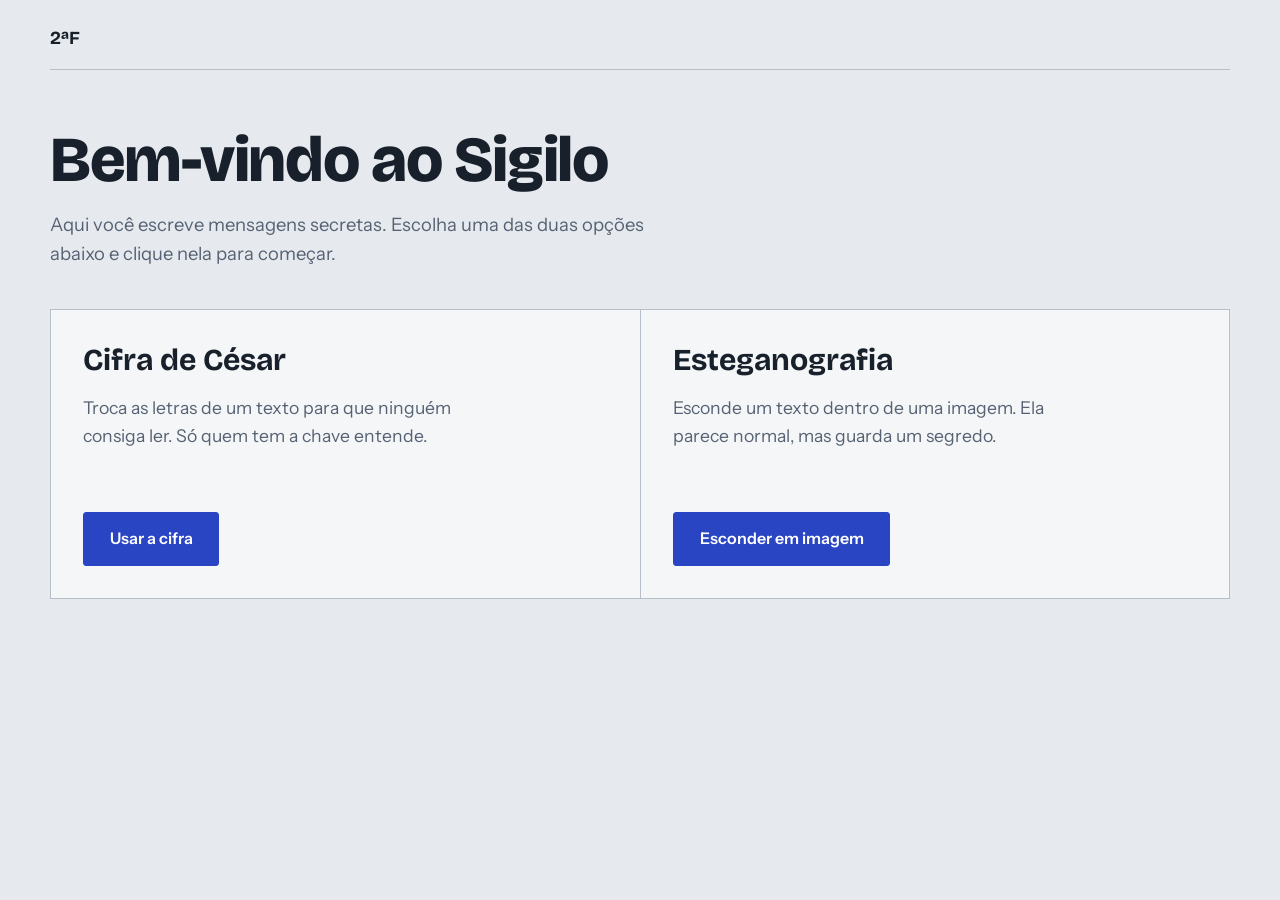
<file: index.html>
<!DOCTYPE html>
<html lang="pt-BR">
<head>
  <meta charset="UTF-8">
  <meta name="viewport" content="width=device-width, initial-scale=1">
  <title>Esteganografia & César - 2º F</title>
  <link rel="preconnect" href="https://fonts.googleapis.com">
  <link rel="preconnect" href="https://fonts.gstatic.com" crossorigin>
  <link href="https://fonts.googleapis.com/css2?family=Bricolage+Grotesque:wght@600;700;800&family=Instrument+Sans:wght@400;600&display=swap" rel="stylesheet">
  <link rel="stylesheet" href="style.css">
</head>
<body>
  <div class="pagina">
    <header class="topo">
      <a class="marca" href="index.html">2ªF</a>
    </header>

    <section class="cabecalho">
      <h1>Bem-vindo ao Sigilo</h1>
      <p>Aqui você escreve mensagens secretas. Escolha uma das duas opções abaixo e clique nela para começar.</p>
    </section>

    <main class="opcoes">
      <a class="opcao" href="cifra.html">
        <h2>Cifra de César</h2>
        <p>Troca as letras de um texto para que ninguém consiga ler. Só quem tem a chave entende.</p>
        <span class="botao-opcao">Usar a cifra</span>
      </a>

      <a class="opcao" href="esteganografia.html">
        <h2>Esteganografia</h2>
        <p>Esconde um texto dentro de uma imagem. Ela parece normal, mas guarda um segredo.</p>
        <span class="botao-opcao">Esconder em imagem</span>
      </a>
    </main>
  </div>
</body>
</html>
</file>
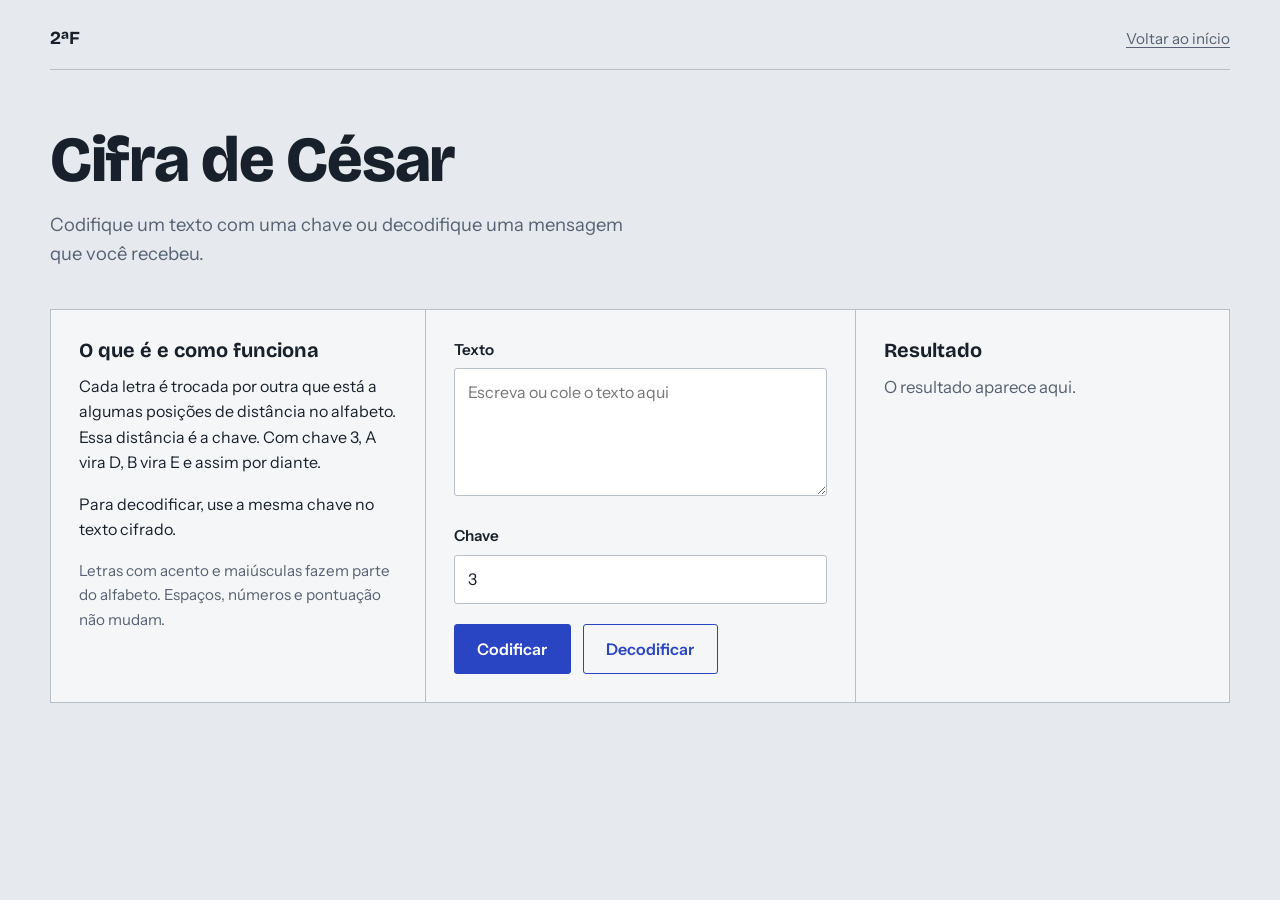
<file: cifra.html>
<!DOCTYPE html>
<html lang="pt-BR">
<head>
  <meta charset="UTF-8">
  <meta name="viewport" content="width=device-width, initial-scale=1">
  <title>Cifra de César · 2ªF</title>
  <link rel="preconnect" href="https://fonts.googleapis.com">
  <link rel="preconnect" href="https://fonts.gstatic.com" crossorigin>
  <link href="https://fonts.googleapis.com/css2?family=Bricolage+Grotesque:wght@600;700;800&family=Instrument+Sans:wght@400;600&display=swap" rel="stylesheet">
  <link rel="stylesheet" href="style.css">

  <link rel="stylesheet" href="https://pyscript.net/releases/2025.8.1/core.css">
  <script type="module" src="https://pyscript.net/releases/2025.8.1/core.js"></script>
</head>
<body>
  <div class="pagina">
    <header class="topo">
      <a class="marca" href="index.html">2ªF</a>
      <a class="voltar" href="index.html">Voltar ao início</a>
    </header>

    <section class="cabecalho">
      <h1>Cifra de César</h1>
      <p>Codifique um texto com uma chave ou decodifique uma mensagem que você recebeu.</p>
    </section>

    <main class="ferramenta">
      <section class="coluna">
        <h2>O que é e como funciona</h2>
        <p>Cada letra é trocada por outra que está a algumas posições de distância no alfabeto. Essa distância é a chave. Com chave 3, A vira D, B vira E e assim por diante.</p>
        <p>Para decodificar, use a mesma chave no texto cifrado.</p>
        <p class="aviso">Letras com acento e maiúsculas fazem parte do alfabeto. Espaços, números e pontuação não mudam.</p>
      </section>

      <section class="coluna">
        <div class="campo">
          <label for="texto">Texto</label>
          <textarea id="texto" placeholder="Escreva ou cole o texto aqui"></textarea>
        </div>

        <div class="campo">
          <label for="chave">Chave</label>
          <input type="number" id="chave" value="3">
        </div>

        <div class="botoes">
          <button type="button" py-click="processar_codificar">Codificar</button>
          <button type="button" class="secundario" py-click="processar_decodificar">Decodificar</button>
        </div>
      </section>

      <section class="coluna">
        <h2>Resultado</h2>
        <div id="saida" aria-live="polite"></div>
      </section>
    </main>
  </div>

  <script type="py" src="./main_cifra.py" config='{"files": {"./cifra.py": "cifra.py"}}'></script>
</body>
</html>
</file>
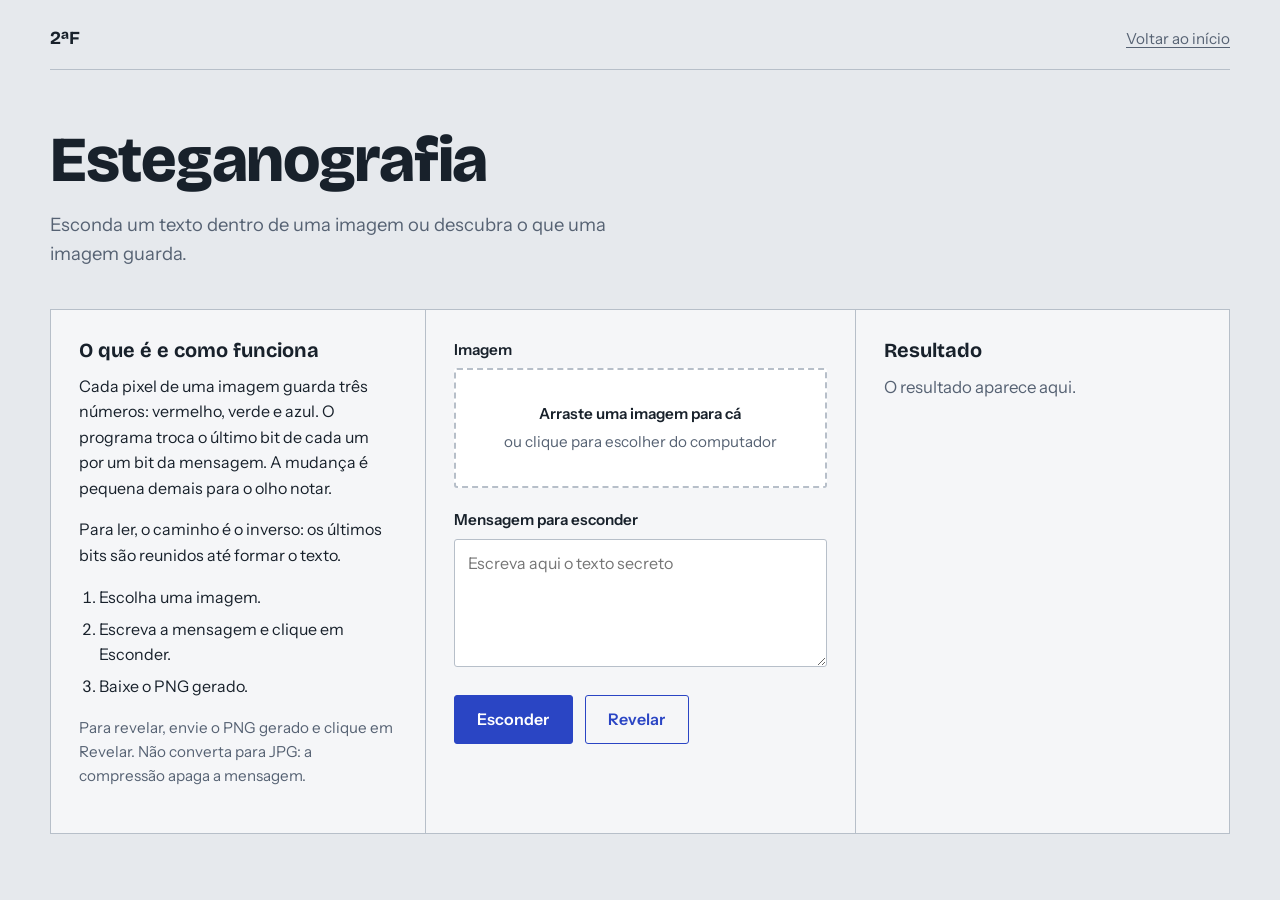
<file: esteganografia.html>
<!DOCTYPE html>
<html lang="pt-BR">
<head>
  <meta charset="UTF-8">
  <meta name="viewport" content="width=device-width, initial-scale=1">
  <title>Esteganografia · 2ªF</title>
  <link rel="preconnect" href="https://fonts.googleapis.com">
  <link rel="preconnect" href="https://fonts.gstatic.com" crossorigin>
  <link href="https://fonts.googleapis.com/css2?family=Bricolage+Grotesque:wght@600;700;800&family=Instrument+Sans:wght@400;600&display=swap" rel="stylesheet">
  <link rel="stylesheet" href="style.css">

  <link rel="stylesheet" href="https://pyscript.net/releases/2025.8.1/core.css">
  <script type="module" src="https://pyscript.net/releases/2025.8.1/core.js"></script>
</head>
<body>
  <div class="pagina">
    <header class="topo">
      <a class="marca" href="index.html">2ªF</a>
      <a class="voltar" href="index.html">Voltar ao início</a>
    </header>

    <section class="cabecalho">
      <h1>Esteganografia</h1>
      <p>Esconda um texto dentro de uma imagem ou descubra o que uma imagem guarda.</p>
    </section>

    <main class="ferramenta">
      <section class="coluna">
        <h2>O que é e como funciona</h2>
        <p>Cada pixel de uma imagem guarda três números: vermelho, verde e azul. O programa troca o último bit de cada um por um bit da mensagem. A mudança é pequena demais para o olho notar.</p>
        <p>Para ler, o caminho é o inverso: os últimos bits são reunidos até formar o texto.</p>
        <ol>
          <li>Escolha uma imagem.</li>
          <li>Escreva a mensagem e clique em Esconder.</li>
          <li>Baixe o PNG gerado.</li>
        </ol>
        <p class="aviso">Para revelar, envie o PNG gerado e clique em Revelar. Não converta para JPG: a compressão apaga a mensagem.</p>
      </section>

      <section class="coluna">
        <div class="campo">
          <span class="rotulo">Imagem</span>
          <label class="soltar" id="areaSoltar" for="imagemInput">
            <input type="file" id="imagemInput" accept="image/*">
            <span class="soltar-titulo" id="soltarTitulo">Arraste uma imagem para cá</span>
            <span class="soltar-dica" id="soltarDica">ou clique para escolher do computador</span>
          </label>
        </div>

        <canvas id="canvasPreview" width="0" height="0"></canvas>

        <div class="campo">
          <label for="textoOculto">Mensagem para esconder</label>
          <textarea id="textoOculto" placeholder="Escreva aqui o texto secreto"></textarea>
        </div>

        <div class="botoes">
          <button type="button" py-click="processar_ocultar">Esconder</button>
          <button type="button" class="secundario" py-click="processar_revelar">Revelar</button>
        </div>
      </section>

      <section class="coluna">
        <h2>Resultado</h2>
        <div id="saida" aria-live="polite"></div>
        <div id="downloadContainer"></div>
      </section>
    </main>
  </div>


  <script>
    (function () {
      var area = document.getElementById("areaSoltar");
      var input = document.getElementById("imagemInput");
      var titulo = document.getElementById("soltarTitulo");
      var dica = document.getElementById("soltarDica");

      function mostrarNome() {
        if (input.files.length) {
          titulo.textContent = input.files[0].name;
          dica.textContent = "Clique ou arraste outra imagem para trocar";
        }
      }

      ["dragenter", "dragover"].forEach(function (nome) {
        area.addEventListener(nome, function (ev) {
          ev.preventDefault();
          area.classList.add("sobre");
        });
      });
      ["dragleave", "drop"].forEach(function (nome) {
        area.addEventListener(nome, function (ev) {
          ev.preventDefault();
          area.classList.remove("sobre");
        });
      });
      area.addEventListener("drop", function (ev) {
        var arquivo = ev.dataTransfer.files[0];
        if (!arquivo || arquivo.type.indexOf("image/") !== 0) {
          titulo.textContent = "Esse arquivo não é uma imagem";
          return;
        }
        input.files = ev.dataTransfer.files;
        input.dispatchEvent(new Event("change", { bubbles: true }));
      });
      input.addEventListener("change", mostrarNome);
    })();
  </script>

  <script type="py" src="./main_estego.py" config='{"files": {"./esteganografia.py": "esteganografia.py"}}'></script>
</body>
</html>
</file>
<file: style.css>
:root {
  --fundo: #e6e9ed;
  --painel: #f5f6f8;
  --tinta: #18212b;
  --suave: #566273;
  --linha: #b7bfc9;
  --destaque: #2a45c4;
  --destaque-escuro: #1d3299;
  --erro: #a3262a;
  --fonte-titulo: "Bricolage Grotesque", "Segoe UI", sans-serif;
  --fonte-texto: "Instrument Sans", "Segoe UI", sans-serif;
}

*, *::before, *::after { box-sizing: border-box; }

html { -webkit-text-size-adjust: 100%; }

body {
  margin: 0;
  background: var(--fundo);
  color: var(--tinta);
  font-family: var(--fonte-texto);
  font-size: 1rem;
  line-height: 1.6;
}

a { color: inherit; }

:focus-visible {
  outline: 3px solid var(--destaque);
  outline-offset: 2px;
}

/* ---------- estrutura ---------- */

.pagina {
  width: min(1180px, 100% - 2.5rem);
  margin: 0 auto;
  padding: 1.5rem 0 4rem;
}

.topo {
  display: flex;
  align-items: baseline;
  justify-content: space-between;
  gap: 1rem;
  padding-bottom: 1rem;
  border-bottom: 1px solid var(--linha);
}

.marca {
  font-family: var(--fonte-titulo);
  font-weight: 700;
  font-size: 1.15rem;
  text-decoration: none;
}

.voltar {
  color: var(--suave);
  font-size: 0.95rem;
  text-underline-offset: 3px;
}
.voltar:hover { color: var(--destaque); }

.cabecalho { padding: 3.5rem 0 2.5rem; max-width: 46rem; }

h1 {
  margin: 0 0 1rem;
  font-family: var(--fonte-titulo);
  font-weight: 800;
  font-size: clamp(2.4rem, 6vw, 4rem);
  line-height: 1.05;
  letter-spacing: -0.02em;
}

.cabecalho p {
  margin: 0;
  color: var(--suave);
  font-size: 1.15rem;
  max-width: 38rem;
}

h2 {
  margin: 0 0 0.75rem;
  font-family: var(--fonte-titulo);
  font-weight: 700;
  font-size: 1.25rem;
  line-height: 1.2;
}

/* ---------- página inicial ---------- */

.opcoes {
  display: grid;
  grid-template-columns: 1fr 1fr;
  border: 1px solid var(--linha);
}

.opcao {
  display: flex;
  flex-direction: column;
  gap: 1rem;
  min-height: 18rem;
  padding: 2rem;
  background: var(--painel);
  text-decoration: none;
  transition: background-color 0.15s;
}
.opcao + .opcao { border-left: 1px solid var(--linha); }
.opcao:hover { background: #fff; }

.opcao h2 { font-size: 1.9rem; margin: 0; }
.opcao p { margin: 0; color: var(--suave); font-size: 1.1rem; max-width: 24rem; }

.botao-opcao {
  align-self: flex-start;
  margin-top: auto;
  padding: 0.8rem 1.6rem;
  border: 1px solid var(--destaque);
  border-radius: 3px;
  background: var(--destaque);
  color: #fff;
  font-weight: 600;
  transition: background-color 0.15s;
}
.opcao:hover .botao-opcao { background: var(--destaque-escuro); border-color: var(--destaque-escuro); }

/* ---------- páginas de ferramenta ---------- */

.ferramenta {
  display: grid;
  grid-template-columns: 1fr 1.15fr 1fr;
  border: 1px solid var(--linha);
}

.coluna {
  padding: 1.75rem;
  background: var(--painel);
  min-width: 0;
}
.coluna + .coluna { border-left: 1px solid var(--linha); }

.coluna p { margin: 0 0 1rem; }
.coluna ol { margin: 0 0 1rem; padding-left: 1.25rem; }
.coluna li { margin-bottom: 0.4rem; }
.aviso { color: var(--suave); font-size: 0.95rem; }

label {
  display: block;
  margin-bottom: 0.4rem;
  font-weight: 600;
  font-size: 0.95rem;
}

.campo { margin-bottom: 1.25rem; }

textarea,
input[type="number"],
input[type="file"] {
  width: 100%;
  padding: 0.7rem 0.8rem;
  border: 1px solid var(--linha);
  border-radius: 3px;
  background: #fff;
  color: var(--tinta);
  font: inherit;
}

textarea { min-height: 8rem; resize: vertical; }

textarea:focus-visible,
input:focus-visible { border-color: var(--destaque); }

input[type="file"]::file-selector-button {
  margin-right: 0.8rem;
  padding: 0.4rem 0.8rem;
  border: 1px solid var(--linha);
  border-radius: 3px;
  background: var(--painel);
  color: var(--tinta);
  font: inherit;
  cursor: pointer;
}

#canvasPreview {
  display: block;
  max-width: 100%;
  max-height: 14rem;
  margin: 0 auto 1.25rem;
  border: 1px solid var(--linha);
  background: repeating-conic-gradient(#dde1e6 0% 25%, #fff 0% 50%) 0 0 / 14px 14px;
}
#canvasPreview[width="0"] { display: none; }

.botoes { display: flex; gap: 0.75rem; flex-wrap: wrap; }

button,
.btn-download {
  padding: 0.7rem 1.4rem;
  border: 1px solid var(--destaque);
  border-radius: 3px;
  background: var(--destaque);
  color: #fff;
  font: inherit;
  font-weight: 600;
  text-decoration: none;
  cursor: pointer;
  transition: background-color 0.15s, color 0.15s;
}
button:hover,
.btn-download:hover { background: var(--destaque-escuro); border-color: var(--destaque-escuro); }

button.secundario {
  background: transparent;
  color: var(--destaque);
}
button.secundario:hover { background: var(--destaque); color: #fff; }

.btn-download {
  display: inline-flex;
  align-items: center;
  gap: 0.5rem;
  margin-top: 1.25rem;
}

#saida {
  min-height: 6rem;
  white-space: pre-wrap;
  overflow-wrap: anywhere;
  font-size: 1.05rem;
}
#saida:empty::before {
  content: "O resultado aparece aqui.";
  color: var(--suave);
}

@media (max-width: 900px) {
  .ferramenta, .opcoes { grid-template-columns: 1fr; }
  .coluna + .coluna, .opcao + .opcao { border-left: 0; border-top: 1px solid var(--linha); }
  .opcao { min-height: 0; }
  .cabecalho { padding: 2.5rem 0 1.75rem; }
}

@media (prefers-reduced-motion: reduce) {
  * { transition: none !important; }
}

/* ---------- área de soltar imagem ---------- */

.rotulo {
  display: block;
  margin-bottom: 0.4rem;
  font-weight: 600;
  font-size: 0.95rem;
}

.soltar {
  position: relative;
  display: flex;
  flex-direction: column;
  align-items: center;
  justify-content: center;
  gap: 0.25rem;
  min-height: 7.5rem;
  margin: 0;
  padding: 1.25rem;
  border: 2px dashed var(--linha);
  border-radius: 3px;
  background: #fff;
  text-align: center;
  cursor: pointer;
  transition: border-color 0.15s, background-color 0.15s;
}
.soltar:hover,
.soltar.sobre,
.soltar:focus-within {
  border-color: var(--destaque);
  background: #eef1fc;
}

.soltar input[type="file"] {
  position: absolute;
  inset: 0;
  width: 100%;
  height: 100%;
  padding: 0;
  opacity: 0;
  cursor: pointer;
}

.soltar-titulo { font-weight: 600; overflow-wrap: anywhere; }
.soltar-dica { color: var(--suave); font-size: 0.95rem; font-weight: 400; }
</file>
